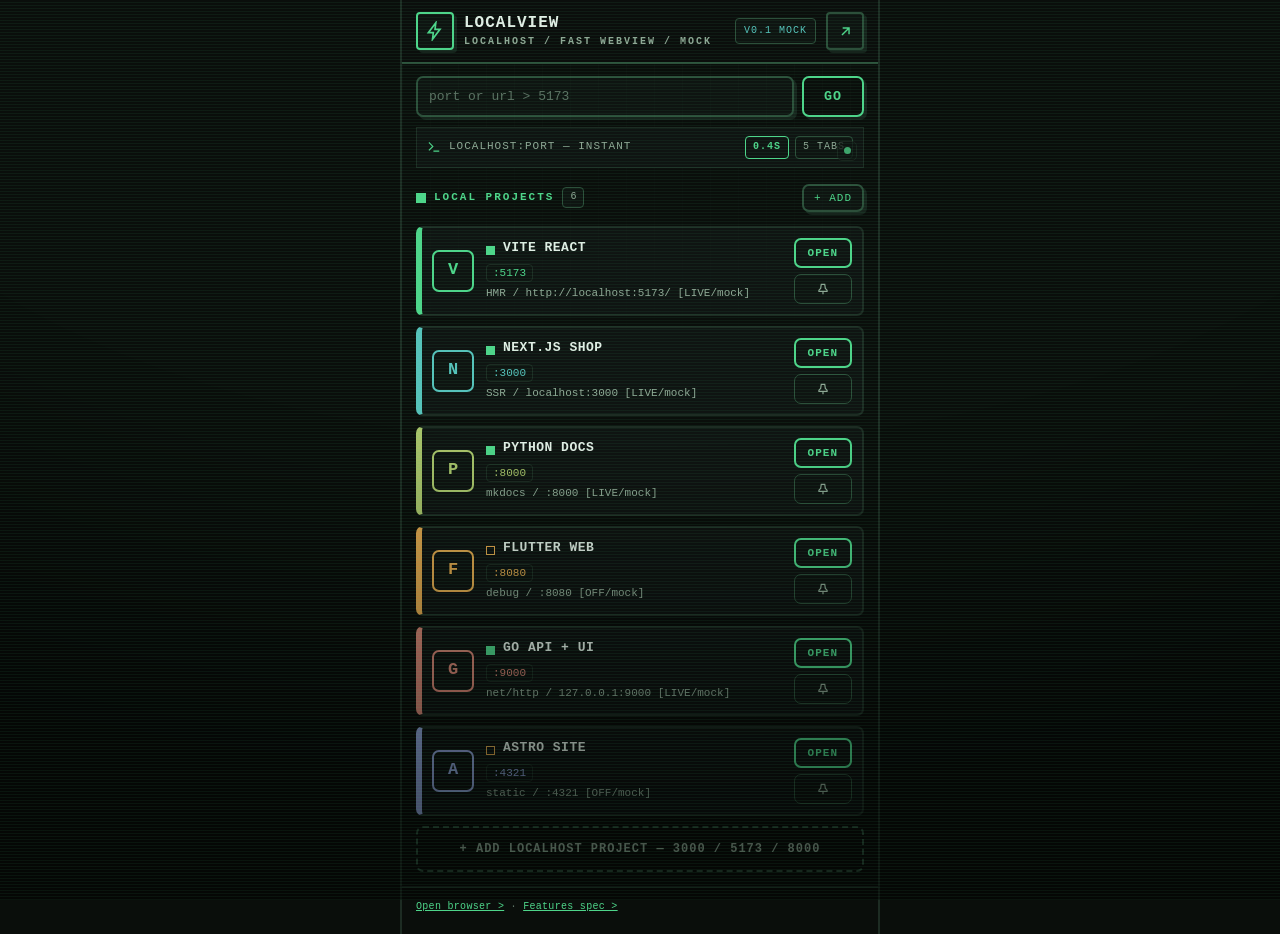
<file: mockup/index.html>
<!doctype html>
<html lang="en">
<head>
<meta charset="utf-8"/>
<meta name="viewport" content="width=device-width,initial-scale=1"/>
<title>LocalView — localhost browser (mockup)</title>
<link rel="stylesheet" href="./styles.css"/>
</head>
<body>
<div class="phone">
  <div class="topbar">
    <div class="logo" aria-hidden="true"><svg viewBox="0 0 24 24" fill="none" stroke="currentColor" stroke-width="2"><path d="M13 2 4 14h6l-1 8 9-12h-6z"/></svg></div>
    <div class="title">LocalView<small>localhost / fast webview / mock</small></div>
    <span class="chip">v0.1 mock</span>
    <button class="iconbtn" onclick="location.href='./browser.html'" title="Open browser"><svg viewBox="0 0 24 24" fill="none" stroke="currentColor" stroke-width="2"><path d="M7 17 17 7M8 7h9v9"/></svg></button>
  </div>

  <div class="quick">
    <input id="quickInput" placeholder="port or url > 5173" inputmode="url"/>
    <button onclick="quickOpen()">Go</button>
  </div>

  <div class="hero-mini">
    <svg class="ic" viewBox="0 0 24 24" fill="none" stroke="currentColor" stroke-width="2"><path d="M4 17l6-6-6-6M12 19h8"/></svg>
    <span>localhost:PORT — instant</span>
    <span class="mini-badges"><span class="badge ok">0.4s</span><span class="badge">5 tabs</span></span>
  </div>

  <div class="section"><h2>Local projects</h2><span class="count" id="count">6</span><button onclick="document.getElementById('dlg').showModal()">+ Add</button></div>
  <div class="grid" id="grid"></div>

  <div class="foot"><a href="./browser.html">Open browser &gt;</a> · <a href="./features.html">Features spec &gt;</a></div>
</div>

<dialog id="dlg">
  <b>Add project</b>
  <label>Name</label><input id="fName" value="My Vite App"/>
  <label>Port / URL</label><input id="fUrl" value="5173"/>
  <menu><button onclick="document.getElementById('dlg').close()">Cancel</button><button class="primary" onclick="fakeAdd()">Save</button></menu>
</dialog>

<script src="./app.js"></script>
<script>renderGrid();document.getElementById('quickInput').addEventListener('keydown',e=>{if(e.key==='Enter')quickOpen()})</script>
</body>
</html>
</file>
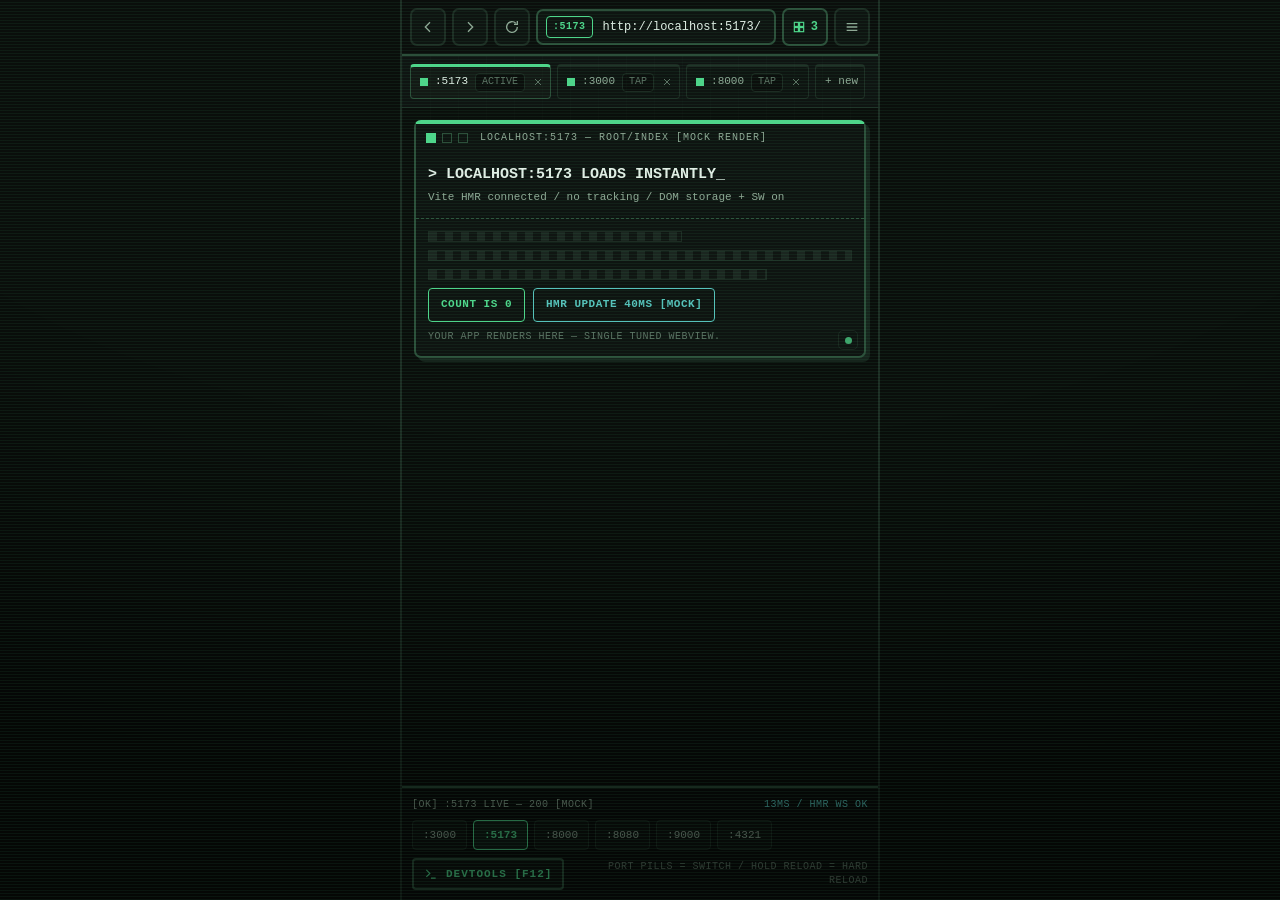
<file: mockup/browser.html>
<!doctype html>
<html lang="en">
<head>
<meta charset="utf-8"/>
<meta name="viewport" content="width=device-width,initial-scale=1"/>
<title>LocalView browser (mockup)</title>
<link rel="stylesheet" href="./styles.css"/>
</head>
<body>
<div class="phone">
  <div class="chrome">
    <button class="nav" onclick="history.back()" title="Back"><svg viewBox="0 0 24 24" fill="none" stroke="currentColor" stroke-width="2"><path d="M15 5l-7 7 7 7"/></svg></button>
    <button class="nav" onclick="history.forward()" title="Forward"><svg viewBox="0 0 24 24" fill="none" stroke="currentColor" stroke-width="2"><path d="M9 5l7 7-7 7"/></svg></button>
    <button class="nav" id="reloadBtn" title="Tap reload / Long-press hard reload"><svg viewBox="0 0 24 24" fill="none" stroke="currentColor" stroke-width="2"><path d="M20 12a8 8 0 1 1-2.3-5.6M20 3v5h-5"/></svg></button>
    <div class="urlbar"><span class="portpill" id="portPill">:5173</span><input id="url" value="http://localhost:5173/"/></div>
    <button class="tabbadge" onclick="toggleTabs()" title="Tabs"><svg viewBox="0 0 24 24" fill="none" stroke="currentColor" stroke-width="2"><rect x="4" y="4" width="7" height="7"/><rect x="13" y="4" width="7" height="7"/><rect x="4" y="13" width="7" height="7"/><rect x="13" y="13" width="7" height="7"/></svg><span id="tabN">3</span></button>
    <button class="nav" onclick="openMenu()" title="Menu"><svg viewBox="0 0 24 24" fill="none" stroke="currentColor" stroke-width="2"><path d="M4 7h16M4 12h16M4 17h16"/></svg></button>
  </div>
  <div class="tabs" id="tabs"></div>

  <div class="view" id="view"></div>

  <div class="dtpanel" id="dtpanel" hidden>
    <div class="dt-head">
      <span class="dt-title"><svg viewBox="0 0 24 24" fill="none" stroke="currentColor" stroke-width="2"><path d="M4 17l6-6-6-6M12 19h8"/></svg><span id="dtPort">:5173</span><span class="dt-f12">F12</span></span>
      <span class="dt-tabs"><button id="dtTabHtml" class="on" onclick="setDtTab('html')">HTML</button><button id="dtTabJs" onclick="setDtTab('js')">JS</button><button id="dtTabLog" onclick="setDtTab('log')">LOG</button></span>
      <button class="dt-close" onclick="toggleDevtools()" title="Close"><svg viewBox="0 0 24 24" fill="none" stroke="currentColor" stroke-width="2"><path d="M6 6l12 12M18 6L6 18"/></svg></button>
    </div>
    <pre class="dt-code" id="dtCode"></pre>
  </div>

  <div class="devbar">
    <div class="lat"><span id="stat">[SYS] probing localhost... [mock]</span><b id="ms">12ms / HMR WS OK</b></div>
    <div class="ports" id="ports"></div>
    <div class="dtbar">
      <button class="dtbtn" id="dtBtn" onclick="toggleDevtools()" title="Toggle DevTools (F12)"><svg viewBox="0 0 24 24" fill="none" stroke="currentColor" stroke-width="2"><path d="M4 17l6-6-6-6M12 19h8"/></svg>DEVTOOLS [F12]</button>
      <span class="hint">PORT PILLS = SWITCH / HOLD RELOAD = HARD RELOAD</span>
    </div>
  </div>
</div>

<div class="scrim" id="scrim" onclick="closeMenu()"></div>
<div class="menu" id="menu"><div class="sheet">
  <div class="grab"></div>
  <div class="sheet-head"><span>Menu</span><span class="hint">LOCALVIEW</span></div>
  <button class="row" onclick="fakeToast('Shared link [mock]')"><svg viewBox="0 0 24 24" fill="none" stroke="currentColor" stroke-width="2"><path d="M12 3v12M7 10l5-5 5 5M5 15v6h14v-6"/></svg> Share localhost link</button>
  <button class="row" onclick="hardReload()"><svg viewBox="0 0 24 24" fill="none" stroke="currentColor" stroke-width="2"><path d="M20 12a8 8 0 1 1-2.3-5.6M20 3v5h-5"/></svg> Hard reload — bypass cache</button>
  <button class="row" onclick="fakeToast('Site data cleared [mock]')"><svg viewBox="0 0 24 24" fill="none" stroke="currentColor" stroke-width="2"><path d="M4 7h16M9 7V4h6v3M6 7l1 14h10l1-14"/></svg> Clear site data for this port</button>
  <button class="row" onclick="fakeToast('Pinned to Home [mock]')"><svg viewBox="0 0 24 24" fill="none" stroke="currentColor" stroke-width="2"><path d="M9 4h6l1 7 3 3v2H5v-2l3-3zM12 16v5"/></svg> Pin project to Home</button>
  <button class="row" onclick="location.href='./index.html'"><svg viewBox="0 0 24 24" fill="none" stroke="currentColor" stroke-width="2"><path d="M4 17l6-6-6-6M12 19h8"/></svg> All projects dashboard</button>
</div></div>

<script src="./app.js"></script>
<script>initBrowser();</script>
</body>
</html>
</file>
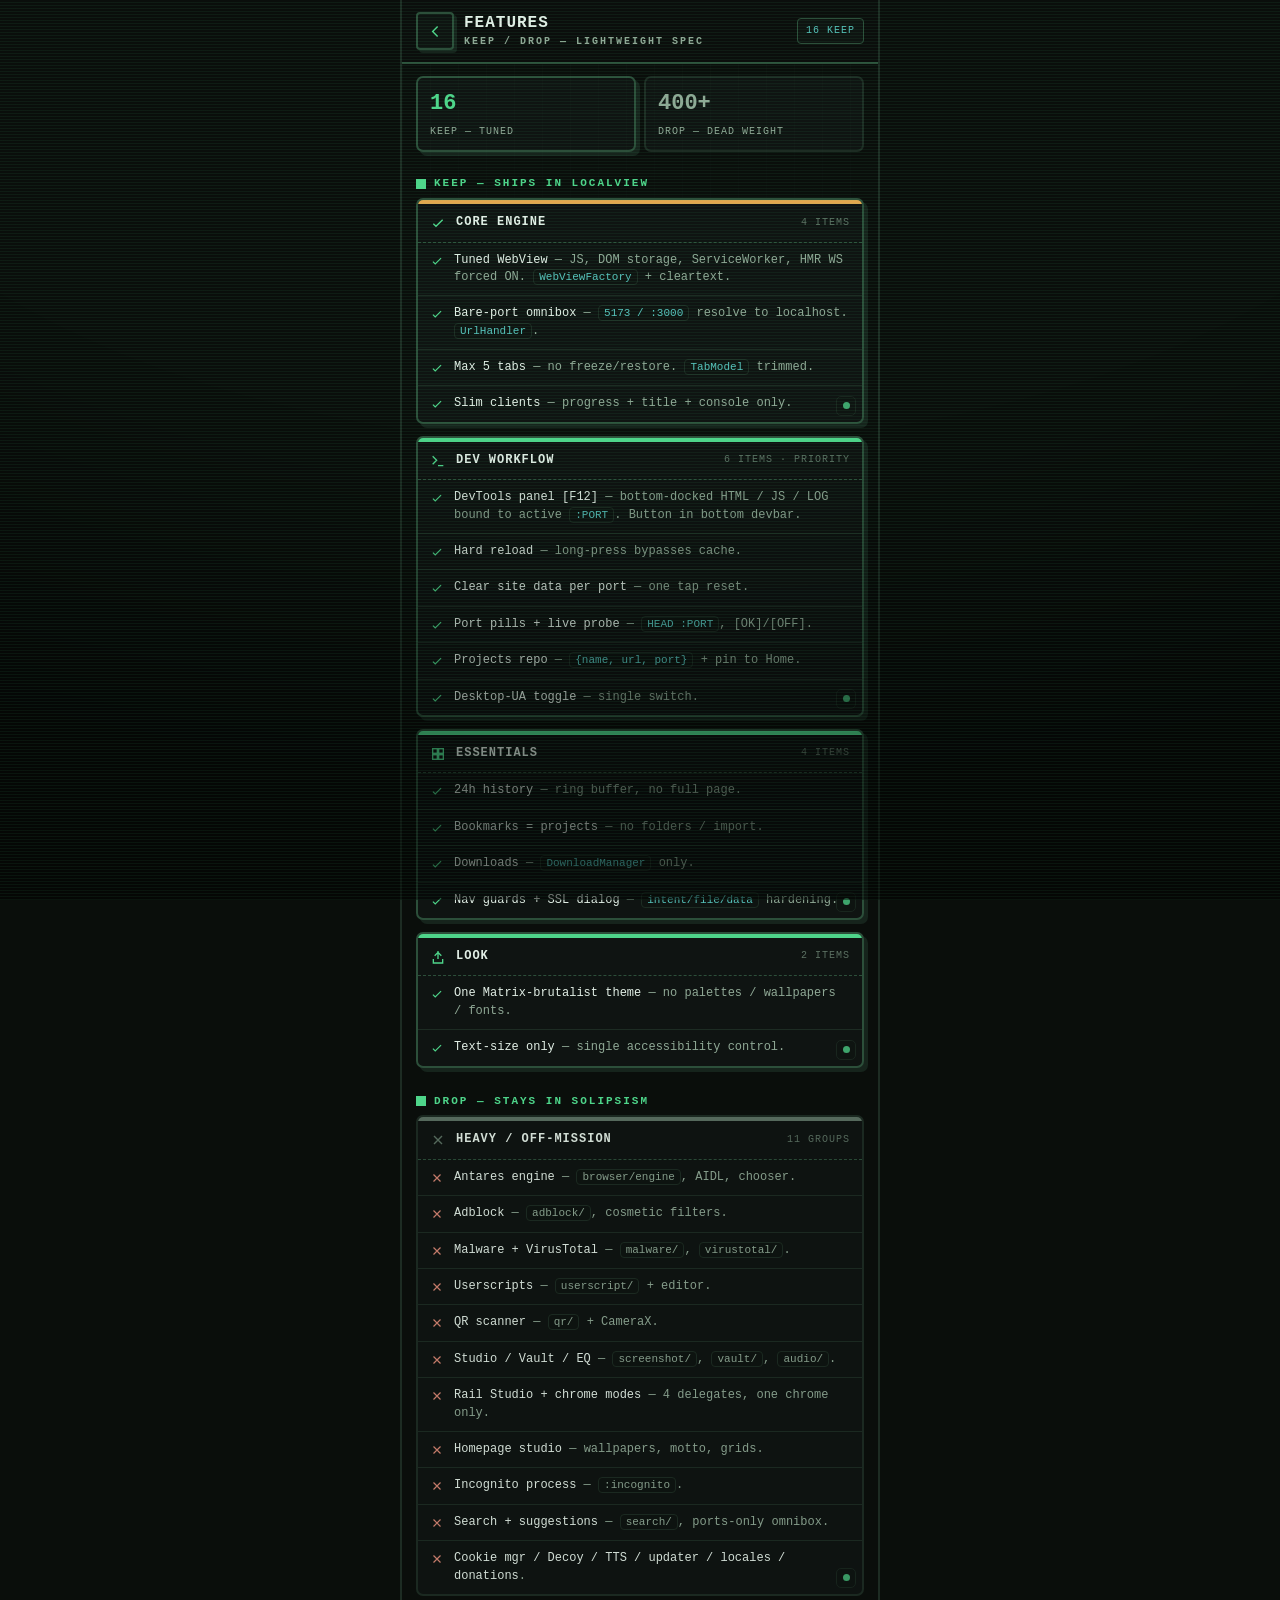
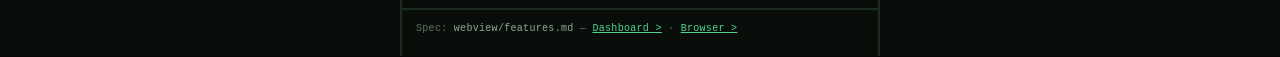
<file: mockup/features.html>
<!doctype html>
<html lang="en">
<head>
<meta charset="utf-8"/>
<meta name="viewport" content="width=device-width,initial-scale=1"/>
<title>LocalView — features (mockup)</title>
<link rel="stylesheet" href="./styles.css"/>
<style>
.feat{margin:0 14px 12px;border:2px solid var(--line-dim);background:var(--panel);border-radius:var(--radius);box-shadow:var(--shadow);overflow:hidden}
.feat.drop{box-shadow:none;border-color:var(--line-faint);opacity:.92}
.feat header{padding:10px 12px;display:flex;align-items:center;gap:10px;border-bottom:1px dashed var(--line-dim);font-size:12px;text-transform:uppercase;letter-spacing:1px}
.feat.keep header{border-top:4px solid var(--acc)}
.feat.keep:nth-of-type(2) header{border-top-color:var(--cyan)}
.feat.keep:nth-of-type(3) header{border-top-color:var(--moss)}
.feat.keep:nth-of-type(4) header{border-top-color:var(--amber)}
.feat.drop header{border-top:4px solid var(--mut2)}
.feat header svg{width:16px;height:16px;color:var(--acc)}
.feat.drop header svg{color:var(--mut2)}
.feat header b{color:var(--txt)}
.feat header span{margin-left:auto;font-size:10px;color:var(--mut2)}
.feat ul{list-style:none;margin:0;padding:0}
.feat li{display:flex;gap:10px;align-items:flex-start;padding:9px 12px;border-top:1px solid var(--line-faint);font-size:12px;color:var(--mut)}
.feat li:first-child{border-top:0}
.feat li svg{width:14px;height:14px;margin-top:2px;flex:0 0 auto;color:var(--acc)}
.feat.drop li svg{color:var(--clay)}
.feat li b{color:var(--txt);font-weight:400}
.feat code{font-size:11px;color:var(--cyan);background:#0e1411;border:1px solid var(--line-faint);padding:1px 5px;border-radius:var(--radius-sm)}
.feat.drop code{color:var(--mut)}
.sum{display:flex;gap:8px;margin:12px 14px 10px}
.sum div{flex:1;border:2px solid var(--line-dim);background:var(--panel);border-radius:var(--radius);padding:10px 12px;box-shadow:var(--shadow)}
.sum div:last-child{border-color:var(--line-faint);box-shadow:none}
.sum b{font-size:22px;display:block}
.sum:first-child b{color:var(--acc)}
.sum span{font-size:10px;letter-spacing:1px;color:var(--mut);text-transform:uppercase}
</style>
</head>
<body>
<div class="phone">
  <div class="topbar">
    <button class="iconbtn" onclick="location.href='./index.html'" title="Back"><svg viewBox="0 0 24 24" fill="none" stroke="currentColor" stroke-width="2"><path d="M15 5l-7 7 7 7"/></svg></button>
    <div class="title">Features<small>keep / drop — lightweight spec</small></div>
    <span class="chip">16 keep</span>
  </div>

  <div class="sum">
    <div><b style="color:var(--acc)">16</b><span>keep — tuned</span></div>
    <div><b style="color:var(--mut)">400+</b><span>drop — dead weight</span></div>
  </div>

  <div class="section"><h2>Keep — ships in LocalView</h2></div>

  <div class="feat keep">
    <header><svg viewBox="0 0 24 24" fill="none" stroke="currentColor" stroke-width="2"><path d="M5 13l4 4L19 7"/></svg><b>Core engine</b><span>4 items</span></header>
    <ul>
      <li><svg viewBox="0 0 24 24" fill="none" stroke="currentColor" stroke-width="2"><path d="M5 13l4 4L19 7"/></svg><span><b>Tuned WebView</b> — JS, DOM storage, ServiceWorker, HMR WS forced ON. <code>WebViewFactory</code> + cleartext.</span></li>
      <li><svg viewBox="0 0 24 24" fill="none" stroke="currentColor" stroke-width="2"><path d="M5 13l4 4L19 7"/></svg><span><b>Bare-port omnibox</b> — <code>5173 / :3000</code> resolve to localhost. <code>UrlHandler</code>.</span></li>
      <li><svg viewBox="0 0 24 24" fill="none" stroke="currentColor" stroke-width="2"><path d="M5 13l4 4L19 7"/></svg><span><b>Max 5 tabs</b> — no freeze/restore. <code>TabModel</code> trimmed.</span></li>
      <li><svg viewBox="0 0 24 24" fill="none" stroke="currentColor" stroke-width="2"><path d="M5 13l4 4L19 7"/></svg><span><b>Slim clients</b> — progress + title + console only.</span></li>
    </ul>
  </div>

  <div class="feat keep">
    <header><svg viewBox="0 0 24 24" fill="none" stroke="currentColor" stroke-width="2"><path d="M4 17l6-6-6-6M12 19h8"/></svg><b>Dev workflow</b><span>6 items · priority</span></header>
    <ul>
      <li><svg viewBox="0 0 24 24" fill="none" stroke="currentColor" stroke-width="2"><path d="M5 13l4 4L19 7"/></svg><span><b>DevTools panel [F12]</b> — bottom-docked HTML / JS / LOG bound to active <code>:PORT</code>. Button in bottom devbar.</span></li>
      <li><svg viewBox="0 0 24 24" fill="none" stroke="currentColor" stroke-width="2"><path d="M5 13l4 4L19 7"/></svg><span><b>Hard reload</b> — long-press bypasses cache.</span></li>
      <li><svg viewBox="0 0 24 24" fill="none" stroke="currentColor" stroke-width="2"><path d="M5 13l4 4L19 7"/></svg><span><b>Clear site data per port</b> — one tap reset.</span></li>
      <li><svg viewBox="0 0 24 24" fill="none" stroke="currentColor" stroke-width="2"><path d="M5 13l4 4L19 7"/></svg><span><b>Port pills + live probe</b> — <code>HEAD :PORT</code>, [OK]/[OFF].</span></li>
      <li><svg viewBox="0 0 24 24" fill="none" stroke="currentColor" stroke-width="2"><path d="M5 13l4 4L19 7"/></svg><span><b>Projects repo</b> — <code>{name, url, port}</code> + pin to Home.</span></li>
      <li><svg viewBox="0 0 24 24" fill="none" stroke="currentColor" stroke-width="2"><path d="M5 13l4 4L19 7"/></svg><span><b>Desktop-UA toggle</b> — single switch.</span></li>
    </ul>
  </div>

  <div class="feat keep">
    <header><svg viewBox="0 0 24 24" fill="none" stroke="currentColor" stroke-width="2"><rect x="4" y="4" width="7" height="7"/><rect x="13" y="4" width="7" height="7"/><rect x="4" y="13" width="7" height="7"/><rect x="13" y="13" width="7" height="7"/></svg><b>Essentials</b><span>4 items</span></header>
    <ul>
      <li><svg viewBox="0 0 24 24" fill="none" stroke="currentColor" stroke-width="2"><path d="M5 13l4 4L19 7"/></svg><span><b>24h history</b> — ring buffer, no full page.</span></li>
      <li><svg viewBox="0 0 24 24" fill="none" stroke="currentColor" stroke-width="2"><path d="M5 13l4 4L19 7"/></svg><span><b>Bookmarks = projects</b> — no folders / import.</span></li>
      <li><svg viewBox="0 0 24 24" fill="none" stroke="currentColor" stroke-width="2"><path d="M5 13l4 4L19 7"/></svg><span><b>Downloads</b> — <code>DownloadManager</code> only.</span></li>
      <li><svg viewBox="0 0 24 24" fill="none" stroke="currentColor" stroke-width="2"><path d="M5 13l4 4L19 7"/></svg><span><b>Nav guards + SSL dialog</b> — <code>intent/file/data</code> hardening.</span></li>
    </ul>
  </div>

  <div class="feat keep">
    <header><svg viewBox="0 0 24 24" fill="none" stroke="currentColor" stroke-width="2"><path d="M12 3v12M7 10l5-5 5 5M5 15v6h14v-6"/></svg><b>Look</b><span>2 items</span></header>
    <ul>
      <li><svg viewBox="0 0 24 24" fill="none" stroke="currentColor" stroke-width="2"><path d="M5 13l4 4L19 7"/></svg><span><b>One Matrix-brutalist theme</b> — no palettes / wallpapers / fonts.</span></li>
      <li><svg viewBox="0 0 24 24" fill="none" stroke="currentColor" stroke-width="2"><path d="M5 13l4 4L19 7"/></svg><span><b>Text-size only</b> — single accessibility control.</span></li>
    </ul>
  </div>

  <div class="section"><h2>Drop — stays in Solipsism</h2></div>

  <div class="feat drop">
    <header><svg viewBox="0 0 24 24" fill="none" stroke="currentColor" stroke-width="2"><path d="M6 6l12 12M18 6L6 18"/></svg><b>Heavy / off-mission</b><span>11 groups</span></header>
    <ul>
      <li><svg viewBox="0 0 24 24" fill="none" stroke="currentColor" stroke-width="2"><path d="M6 6l12 12M18 6L6 18"/></svg><span><b>Antares engine</b> — <code>browser/engine</code>, AIDL, chooser.</span></li>
      <li><svg viewBox="0 0 24 24" fill="none" stroke="currentColor" stroke-width="2"><path d="M6 6l12 12M18 6L6 18"/></svg><span><b>Adblock</b> — <code>adblock/</code>, cosmetic filters.</span></li>
      <li><svg viewBox="0 0 24 24" fill="none" stroke="currentColor" stroke-width="2"><path d="M6 6l12 12M18 6L6 18"/></svg><span><b>Malware + VirusTotal</b> — <code>malware/</code>, <code>virustotal/</code>.</span></li>
      <li><svg viewBox="0 0 24 24" fill="none" stroke="currentColor" stroke-width="2"><path d="M6 6l12 12M18 6L6 18"/></svg><span><b>Userscripts</b> — <code>userscript/</code> + editor.</span></li>
      <li><svg viewBox="0 0 24 24" fill="none" stroke="currentColor" stroke-width="2"><path d="M6 6l12 12M18 6L6 18"/></svg><span><b>QR scanner</b> — <code>qr/</code> + CameraX.</span></li>
      <li><svg viewBox="0 0 24 24" fill="none" stroke="currentColor" stroke-width="2"><path d="M6 6l12 12M18 6L6 18"/></svg><span><b>Studio / Vault / EQ</b> — <code>screenshot/</code>, <code>vault/</code>, <code>audio/</code>.</span></li>
      <li><svg viewBox="0 0 24 24" fill="none" stroke="currentColor" stroke-width="2"><path d="M6 6l12 12M18 6L6 18"/></svg><span><b>Rail Studio + chrome modes</b> — 4 delegates, one chrome only.</span></li>
      <li><svg viewBox="0 0 24 24" fill="none" stroke="currentColor" stroke-width="2"><path d="M6 6l12 12M18 6L6 18"/></svg><span><b>Homepage studio</b> — wallpapers, motto, grids.</span></li>
      <li><svg viewBox="0 0 24 24" fill="none" stroke="currentColor" stroke-width="2"><path d="M6 6l12 12M18 6L6 18"/></svg><span><b>Incognito process</b> — <code>:incognito</code>.</span></li>
      <li><svg viewBox="0 0 24 24" fill="none" stroke="currentColor" stroke-width="2"><path d="M6 6l12 12M18 6L6 18"/></svg><span><b>Search + suggestions</b> — <code>search/</code>, ports-only omnibox.</span></li>
      <li><svg viewBox="0 0 24 24" fill="none" stroke="currentColor" stroke-width="2"><path d="M6 6l12 12M18 6L6 18"/></svg><span><b>Cookie mgr / Decoy / TTS / updater / locales / donations</b>.</span></li>
    </ul>
  </div>

  <div class="foot">Spec: <code>webview/features.md</code> — <a href="./index.html">Dashboard &gt;</a> · <a href="./browser.html">Browser &gt;</a></div>
</div>
<script src="./app.js"></script>
<script>initResizers();</script>
</body>
</html>
</file>
<file: mockup/styles.css>
:root{
  --bg:#0a0e0b; --panel:#0f1412; --panel2:#141b17;
  --line:#4ed58a; --line-dim:#2c4f3a; --line-faint:#1d2c23;
  --txt:#e2efe6; --mut:#8fa895; --mut2:#5c7163;
  --acc:#4ed58a; --acc-dim:#2c7a52; --ink:#07120c;
  --amber:#e2a84e; --cyan:#56c2bb; --clay:#d48473; --slate:#8fa3d9; --moss:#a9c46a;
  --radius:7px; --radius-sm:4px; --max:480px;
  --shadow:4px 4px 0 #16241c;
  --shadow-sm:3px 3px 0 #16241c;
  --mono:ui-monospace,SFMono-Regular,Menlo,Consolas,"Liberation Mono",monospace;
}
*{box-sizing:border-box}
html{background:#060807}
body{margin:0;background:var(--bg);color:var(--txt);font-family:var(--mono);min-height:100vh;display:flex;justify-content:center;font-size:14px;line-height:1.45}
/* soft scanlines + vignette — muted Matrix terminal */
body::after{content:"";position:fixed;inset:0;pointer-events:none;z-index:50;
  background:repeating-linear-gradient(0deg,rgba(78,213,138,.07) 0 1px,transparent 1px 3px)}
body::before{content:"";position:fixed;inset:0;pointer-events:none;z-index:50;
  background:radial-gradient(120% 90% at 50% 0%,transparent 55%,rgba(0,0,0,.5) 100%)}
.phone{width:100%;max-width:var(--max);min-height:100vh;background:var(--bg);
  border-left:2px solid var(--line-faint);border-right:2px solid var(--line-faint);
  display:flex;flex-direction:column;position:relative}
/* raw grid backdrop */
.phone::before{content:"";position:absolute;inset:0;pointer-events:none;opacity:.45;
  background-image:linear-gradient(rgba(123,199,154,.06) 1px,transparent 1px),linear-gradient(90deg,rgba(123,199,154,.06) 1px,transparent 1px);
  background-size:28px 28px;mask-image:linear-gradient(180deg,#000 0%,transparent 420px)}
.topbar{display:flex;align-items:center;gap:10px;padding:12px 14px;position:sticky;top:0;
  background:#0b0e0c;border-bottom:2px solid var(--line-dim);z-index:5}
.logo{width:38px;height:38px;border:2px solid var(--line);background:#0e1411;display:grid;place-items:center;
  box-shadow:var(--shadow-sm);color:var(--acc);flex:0 0 auto}
.logo svg{width:20px;height:20px}
.title{font-weight:700;font-size:16px;letter-spacing:1px;text-transform:uppercase}
.title small{color:var(--mut);font-size:10px;display:block;letter-spacing:2px}
.chip{margin-left:auto;font-size:10px;letter-spacing:1px;color:var(--cyan);background:#0e1411;
  border:1px solid var(--line-dim);padding:5px 8px;white-space:nowrap;text-transform:uppercase}
.iconbtn{width:38px;height:38px;border:2px solid var(--line-dim);background:#0e1411;color:var(--acc);
  cursor:pointer;box-shadow:var(--shadow-sm);display:grid;place-items:center}
.iconbtn:hover{border-color:var(--line)}
.iconbtn:active{transform:translate(2px,2px);box-shadow:0 0 0 #000}
.iconbtn svg{width:17px;height:17px}
.ic{width:16px;height:16px;flex:0 0 auto;stroke:currentColor;fill:none;stroke-width:2;stroke-linecap:square}
.hero{margin:14px;border:2px solid var(--line-dim);background:var(--panel);box-shadow:var(--shadow);padding:14px;border-top:4px solid var(--acc)}
.hero .kicker{font-size:10px;letter-spacing:2px;color:var(--acc);border-bottom:1px dashed var(--line-dim);padding-bottom:8px;margin-bottom:10px;display:flex;align-items:center;gap:8px}
.hero h1{margin:0 0 6px;font-size:22px;text-transform:uppercase;letter-spacing:.5px}
.hero h1 u{text-decoration:none;background:transparent;color:var(--acc);border-bottom:2px solid var(--acc);padding:0}
.hero p{margin:0;color:var(--mut);font-size:12px}
.hero p b{color:var(--txt)}
.badges{display:flex;flex-wrap:wrap;gap:6px;margin-top:12px}
.badge{font-size:10px;letter-spacing:1px;padding:5px 8px;border:1px solid var(--line-dim);background:#0e1411;color:var(--mut);text-transform:uppercase}
.badge.ok{color:var(--acc);background:transparent;border-color:var(--acc);font-weight:700}
.badge.info{color:var(--cyan);background:transparent;border-color:var(--cyan)}
.badge.warn{color:var(--amber);background:transparent;border-color:var(--amber)}
.quick{margin:12px 14px 10px;display:flex;gap:8px}
.quick input{flex:1;background:#0e1411;border:2px solid var(--line-dim);color:var(--txt);padding:11px;font-family:var(--mono);font-size:13px;outline:none;border-radius:0;box-shadow:var(--shadow-sm);min-width:0}
.quick input::placeholder{color:var(--mut2)}
.quick input:focus{border-color:var(--acc);background:#101713}
.quick button{background:transparent;border:2px solid var(--acc);color:var(--acc);font-family:var(--mono);
  font-weight:700;text-transform:uppercase;letter-spacing:1px;padding:0 20px;cursor:pointer;box-shadow:var(--shadow-sm)}
.quick button:hover{background:rgba(78,213,138,.08)}
.quick button:active{transform:translate(2px,2px);box-shadow:none}
.hintline{padding:8px 14px 0}
.hint{font-size:10px;color:var(--mut2);letter-spacing:.5px}
.hero-mini{margin:0 14px 2px;padding:8px 10px;display:flex;align-items:center;gap:8px;
  border:1px solid var(--line-faint);background:var(--panel);font-size:11px;letter-spacing:1px;
  text-transform:uppercase;color:var(--mut)}
.hero-mini .ic{width:14px;height:14px;color:var(--acc)}
.hero-mini .mini-badges{margin-left:auto;display:flex;gap:6px}
.hero-mini .badge{font-size:10px;padding:3px 7px}
.section{padding:14px 14px 6px;display:flex;align-items:center;border-top:0}
.section h2{font-size:11px;text-transform:uppercase;letter-spacing:2px;color:var(--acc);margin:0;display:flex;align-items:center;gap:8px}
.section h2::before{content:"";width:10px;height:10px;background:var(--acc);display:inline-block}
.section .count{margin-left:8px;font-size:10px;background:#0e1411;border:1px solid var(--line-dim);padding:2px 7px;color:var(--mut)}
.section button{margin-left:auto;background:#0e1411;border:2px solid var(--line-dim);color:var(--acc);
  padding:6px 10px;font-size:11px;font-family:var(--mono);cursor:pointer;text-transform:uppercase;letter-spacing:1px;box-shadow:var(--shadow-sm)}
.section button:hover{border-color:var(--acc)}
.grid{padding:8px 14px 14px;display:grid;gap:10px}
.card{background:var(--panel);border:2px solid var(--line-faint);border-left:6px solid var(--p,var(--line-dim));padding:10px;display:grid;
  grid-template-columns:42px 1fr auto;gap:12px;align-items:center;cursor:pointer;border-radius:0}
.card:hover{border-color:var(--p,var(--line));border-left-color:var(--p,var(--line));box-shadow:var(--shadow-sm)}
.avatar{width:42px;height:42px;border:2px solid var(--p,var(--line));background:#0e1411;display:grid;place-items:center;
  font-weight:700;font-size:17px;color:var(--p,var(--acc))}
.meta b{font-size:13px;display:flex;align-items:center;gap:8px;text-transform:uppercase;letter-spacing:.5px}
.dot{width:9px;height:9px;display:inline-block;flex:0 0 auto;border:1px solid var(--acc)}
.dot.live{background:var(--acc);animation:pulse 1.6s steps(2) infinite}
.dot.off{background:transparent;border-color:var(--amber)}
@keyframes pulse{50%{opacity:.25}}
.meta code{font-size:11px;color:var(--p,var(--acc));background:#0e1411;border:1px solid var(--line-faint);padding:2px 6px}
.meta span{font-size:11px;color:var(--mut);display:block;margin-top:4px}
.actions{display:flex;flex-direction:column;gap:6px}
.open{background:transparent;color:var(--acc);border:2px solid var(--acc);padding:7px 12px;font-weight:700;
  cursor:pointer;font-family:var(--mono);font-size:11px;text-transform:uppercase;letter-spacing:1px}
.open:hover{background:rgba(78,213,138,.08)}
.ghost{background:#0e1411;border:1px solid var(--line-dim);color:var(--mut);padding:7px 9px;cursor:pointer;display:grid;place-items:center}
.ghost:hover{color:var(--acc);border-color:var(--acc)}
.ghost svg{width:14px;height:14px}
.add{border:2px dashed var(--line-dim);background:transparent;color:var(--mut);padding:14px;cursor:pointer;
  font-weight:700;font-family:var(--mono);font-size:12px;text-transform:uppercase;letter-spacing:1px;display:flex;align-items:center;justify-content:center;gap:8px}
.add:hover{border-color:var(--acc);color:var(--acc)}
.why{padding:0 14px 16px;display:grid;gap:0;font-size:12px;color:var(--mut)}
.why div{border:1px solid var(--line-faint);border-top:0;padding:9px 10px;display:flex;gap:10px;align-items:flex-start;background:var(--panel)}
.why div:first-child{border-top:1px solid var(--line-faint);border-left:4px solid var(--acc)}
.why div:nth-child(2){border-left:4px solid var(--cyan)}
.why div:nth-child(3){border-left:4px solid var(--amber)}
.why svg{width:15px;height:15px;margin-top:1px;color:var(--acc)}
.why div:nth-child(2) svg{color:var(--cyan)}
.why div:nth-child(3) svg{color:var(--amber)}
.why code{font-family:var(--mono);color:var(--txt)}
.foot{margin-top:auto;padding:12px 14px 20px;color:var(--mut2);font-size:10px;border-top:2px solid var(--line-faint);letter-spacing:.3px}
.foot code{color:var(--mut)}
.foot a{color:var(--acc)}
/* browser */
.chrome{display:flex;align-items:center;gap:6px;padding:8px;background:#0b0e0c;border-bottom:2px solid var(--line-dim);position:sticky;top:0;z-index:5}
.nav{width:36px;height:38px;border:2px solid var(--line-faint);background:#0e1411;color:var(--mut);cursor:pointer;display:grid;place-items:center;border-radius:0}
.nav:hover{border-color:var(--acc);color:var(--acc)}
.nav svg{width:16px;height:16px}
.urlbar{flex:1;display:flex;align-items:center;gap:8px;background:#0e1411;border:2px solid var(--line-dim);padding:5px 6px 5px 8px;min-width:0}
.portpill{font-size:10px;font-weight:700;background:transparent;color:var(--acc);border:1px solid var(--acc);padding:3px 6px;white-space:nowrap;letter-spacing:.5px}
.urlbar input{flex:1;background:transparent;border:0;color:var(--txt);font-family:var(--mono);font-size:12px;outline:none;min-width:0}
.tabbadge{min-width:40px;height:38px;border:2px solid var(--line-dim);background:#0e1411;color:var(--acc);
  font-weight:700;cursor:pointer;font-family:var(--mono);font-size:12px;display:flex;align-items:center;gap:5px;justify-content:center;padding:0 8px}
.tabbadge svg{width:14px;height:14px}
.tabs{display:flex;gap:6px;padding:8px;overflow:auto;border-bottom:1px solid var(--line-faint);background:var(--panel)}
.tab{flex:0 0 auto;display:flex;align-items:center;gap:7px;border:1px solid var(--line-faint);background:#0e1411;
  padding:6px 6px 6px 9px;font-size:11px;color:var(--mut);cursor:pointer;border-top:3px solid var(--line-faint)}
.tab.active{border-color:var(--line-dim);border-top-color:var(--acc);color:var(--txt);background:#131915}
.tab i{width:8px;height:8px;background:var(--acc);display:inline-block}
.tab.off i{background:transparent;border:1px solid var(--amber)}
.tab em{font-style:normal;background:#0b0e0c;border:1px solid var(--line-faint);padding:1px 6px;color:var(--mut2);font-size:10px;text-transform:uppercase}
.tab span{display:grid;place-items:center;color:var(--mut2)}
.tab span:hover{color:var(--clay)}
.tab span svg{width:12px;height:12px}
.view{flex:1;display:flex;flex-direction:column;min-height:50vh}
/* fake localhost page as muted terminal window */
.fake-page{margin:12px;background:#0e1411;color:var(--txt);border:2px solid var(--line-dim);box-shadow:var(--shadow);border-top:4px solid var(--acc)}
.fake-page header{padding:0;background:#0e1411;border-bottom:1px dashed var(--line-dim)}
.fake-page .winbar{display:flex;align-items:center;gap:6px;padding:7px 10px;font-size:10px;letter-spacing:1px;color:var(--mut);text-transform:uppercase}
.fake-page .winbar i{width:10px;height:10px;border:1px solid var(--line-dim);display:inline-block}
.fake-page .winbar i.fill{background:var(--acc);border-color:var(--acc)}
.fake-page .winbar i.amber{border-color:var(--amber)}
.fake-page header h3{margin:0;padding:12px 12px 0;font-size:15px;text-transform:uppercase}
.fake-page header h3 em{font-style:normal;color:var(--acc)}
.fake-page header p{margin:4px 0 0;padding:0 12px 12px;color:var(--mut);font-size:11px}
.fake-page header p b{color:var(--cyan);font-weight:400}
.fake-page .body{padding:12px;display:grid;gap:8px}
.skel{height:11px;background:repeating-linear-gradient(90deg,#1b2620 0 8px,#101512 8px 16px);border:1px solid var(--line-faint)}
.btnrow{display:flex;gap:8px;flex-wrap:wrap}
.btnrow span{font-size:11px;font-weight:700;background:transparent;color:var(--acc);border:1px solid var(--acc);padding:8px 12px;text-transform:uppercase;letter-spacing:.5px}
.btnrow span.alt{background:transparent;color:var(--cyan);border:1px solid var(--cyan)}
.offline{margin:18px 12px;border:2px dashed var(--amber);padding:22px;text-align:center;color:var(--mut);background:var(--panel)}
.offline h3{color:var(--amber);margin:0 0 6px;text-transform:uppercase;letter-spacing:1px;font-size:14px}
.offline code{color:var(--amber);background:#0e1411;border:1px solid var(--line-faint);padding:2px 6px}
.offline .open{background:transparent;border-color:var(--amber);color:var(--amber)}
.devbar{border-top:2px solid var(--line-dim);background:#0b0e0c;padding:10px;display:grid;gap:8px;position:sticky;bottom:0}
.ports{display:flex;gap:6px;overflow:auto}
.ports button{flex:0 0 auto;font-family:var(--mono);font-size:11px;border:1px solid var(--line-faint);background:#0e1411;color:var(--mut);padding:8px 10px;cursor:pointer}
.ports button:hover{border-color:var(--mut)}
.ports button.on{border-color:var(--acc);background:rgba(78,213,138,.08);color:var(--acc);font-weight:700}
.lat{font-size:10px;color:var(--mut);display:flex;justify-content:space-between;letter-spacing:.5px;text-transform:uppercase}
.lat b{color:var(--cyan);font-weight:400}
.menu{position:fixed;inset:auto 0 0 0;display:none;justify-content:center;z-index:20}
.menu.open{display:flex}
.sheet{width:calc(100% - 20px);max-width:calc(var(--max) - 20px);margin:0 10px 10px;
  background:rgba(11,15,13,.78);-webkit-backdrop-filter:blur(16px);backdrop-filter:blur(16px);
  border:1px solid var(--line-dim);padding:8px 10px 12px;box-shadow:0 12px 40px rgba(0,0,0,.5)}
.sheet .grab{width:40px;height:4px;border-radius:99px;background:var(--line-dim);margin:2px auto 6px}
.sheet-head{display:flex;align-items:center;justify-content:space-between;padding:2px 6px 10px;
  font-size:13px;font-weight:700;letter-spacing:1px;text-transform:uppercase;color:var(--txt)}
.sheet-head .hint{font-size:10px}
.sheet button.row{display:flex;width:100%;text-align:left;gap:12px;background:transparent;border:0;
  border-bottom:1px solid rgba(30,44,35,.6);color:var(--txt);padding:10px 6px;font-size:12px;cursor:pointer;
  font-family:var(--mono);text-transform:uppercase;letter-spacing:.5px;align-items:center;border-radius:var(--radius-sm)}
.sheet button.row:last-child{border-bottom:0}
.sheet button.row:hover{color:var(--acc);background:rgba(78,213,138,.06)}
.sheet button.row svg{width:15px;height:15px;color:var(--mut);border:1px solid var(--line-faint);
  padding:6px;box-sizing:content-box;border-radius:var(--radius-sm);background:rgba(0,0,0,.35)}
.sheet button.row:hover svg{color:var(--acc);border-color:var(--line-dim)}
.scrim{position:fixed;inset:0;background:rgba(0,0,0,.65);display:none;z-index:10}
.scrim.open{display:block}
dialog{background:var(--panel2);color:var(--txt);border:2px solid var(--line-dim);box-shadow:6px 6px 0 #1a2620;padding:16px;width:min(420px,92vw);border-radius:0;font-family:var(--mono)}
dialog::backdrop{background:rgba(0,0,0,.7)}
dialog b{text-transform:uppercase;letter-spacing:1px;font-size:13px}
dialog label{font-size:10px;letter-spacing:1px;color:var(--mut);text-transform:uppercase}
dialog input{width:100%;margin:6px 0 10px;background:#0e1411;border:2px solid var(--line-faint);color:var(--txt);padding:10px;font-family:var(--mono);border-radius:0}
dialog input:focus{border-color:var(--acc);outline:none}
dialog menu{display:flex;gap:8px;justify-content:flex-end;padding:0}
dialog menu button{padding:9px 14px;cursor:pointer;border:2px solid var(--line-dim);background:transparent;color:var(--txt);font-family:var(--mono);text-transform:uppercase;font-size:11px}
dialog menu button.primary{background:transparent;color:var(--acc);border-color:var(--acc);font-weight:700}
a{color:inherit}
@media(max-width:380px){.hero h1{font-size:19px}}
/* subtle rounding — keep brutalist bones, soften 1 notch */
.logo,.iconbtn{border-radius:var(--radius-sm)}
.chip,.badge,.section .count,.meta code,.portpill,.tab em{border-radius:var(--radius-sm)}
.hero,.quick input,.quick button,.section button,.card,.avatar,.open,.ghost,.add,
.nav,.urlbar,.tabbadge,.fake-page,.offline,.sheet,dialog,dialog input,dialog menu button{border-radius:var(--radius)}
.tab,.ports button,.btnrow span,.btnrow span.alt{border-radius:var(--radius-sm)}
/* DevTools panel — F12, bottom-docked */
.dtbar{display:flex;align-items:center;gap:10px}
.dtbar .hint{margin-left:auto;text-align:right}
.dtbtn{display:flex;align-items:center;gap:8px;background:#0e1411;border:2px solid var(--line-dim);
  color:var(--acc);font-family:var(--mono);font-size:11px;font-weight:700;letter-spacing:1px;
  padding:7px 10px;cursor:pointer;border-radius:var(--radius-sm);text-transform:uppercase;white-space:nowrap}
.dtbtn:hover{border-color:var(--acc)}
.dtbtn.open{background:rgba(78,213,138,.08);color:var(--acc);border-color:var(--acc)}
.dtbtn svg{width:14px;height:14px}
.dtpanel{border-top:2px solid var(--line-dim);background:#0b0f0c;max-height:220px;display:flex;flex-direction:column}
.dtpanel[hidden]{display:none}
.dt-head{display:flex;align-items:center;gap:10px;padding:7px 10px;border-bottom:1px solid var(--line-faint)}
.dt-title{display:flex;align-items:center;gap:7px;font-size:11px;color:var(--acc);letter-spacing:1px}
.dt-title svg{width:14px;height:14px}
.dt-f12{font-size:10px;border:1px solid var(--line-dim);padding:1px 6px;color:var(--mut);border-radius:var(--radius-sm)}
.dt-tabs{margin-left:auto;display:flex;gap:4px}
.dt-tabs button{background:transparent;border:1px solid var(--line-faint);color:var(--mut);
  font-family:var(--mono);font-size:10px;letter-spacing:1px;padding:5px 9px;cursor:pointer;border-radius:var(--radius-sm)}
.dt-tabs button.on{background:rgba(78,213,138,.08);color:var(--acc);border-color:var(--acc);font-weight:700}
.dt-close{background:transparent;border:1px solid var(--line-faint);color:var(--mut);cursor:pointer;
  display:grid;place-items:center;width:28px;height:28px;border-radius:var(--radius-sm)}
.dt-close:hover{color:var(--clay);border-color:var(--clay)}
.dt-close svg{width:13px;height:13px}
.dt-code{margin:0;padding:10px 12px;font-size:11px;line-height:1.6;color:var(--txt);overflow:auto;white-space:pre;min-height:120px}
.dt-code .k{color:var(--acc)} .dt-code .s{color:var(--cyan)} .dt-code .c{color:var(--mut2)} .dt-code .t{color:var(--amber)}
/* resize handles — one dot per window, drag to resize */
.rz{position:relative}
.rz-dot{position:absolute;right:6px;bottom:6px;width:20px;height:20px;cursor:nwse-resize;
  display:grid;place-items:center;background:#0e1411;border:1px solid var(--line-faint);
  border-radius:5px;z-index:3;touch-action:none;opacity:.75}
.rz-dot:hover{opacity:1;border-color:var(--acc)}
.rz-dot i{width:7px;height:7px;border-radius:99px;background:var(--acc);display:block;pointer-events:none}
.dtpanel .rz-dot{cursor:ns-resize}
</file>
